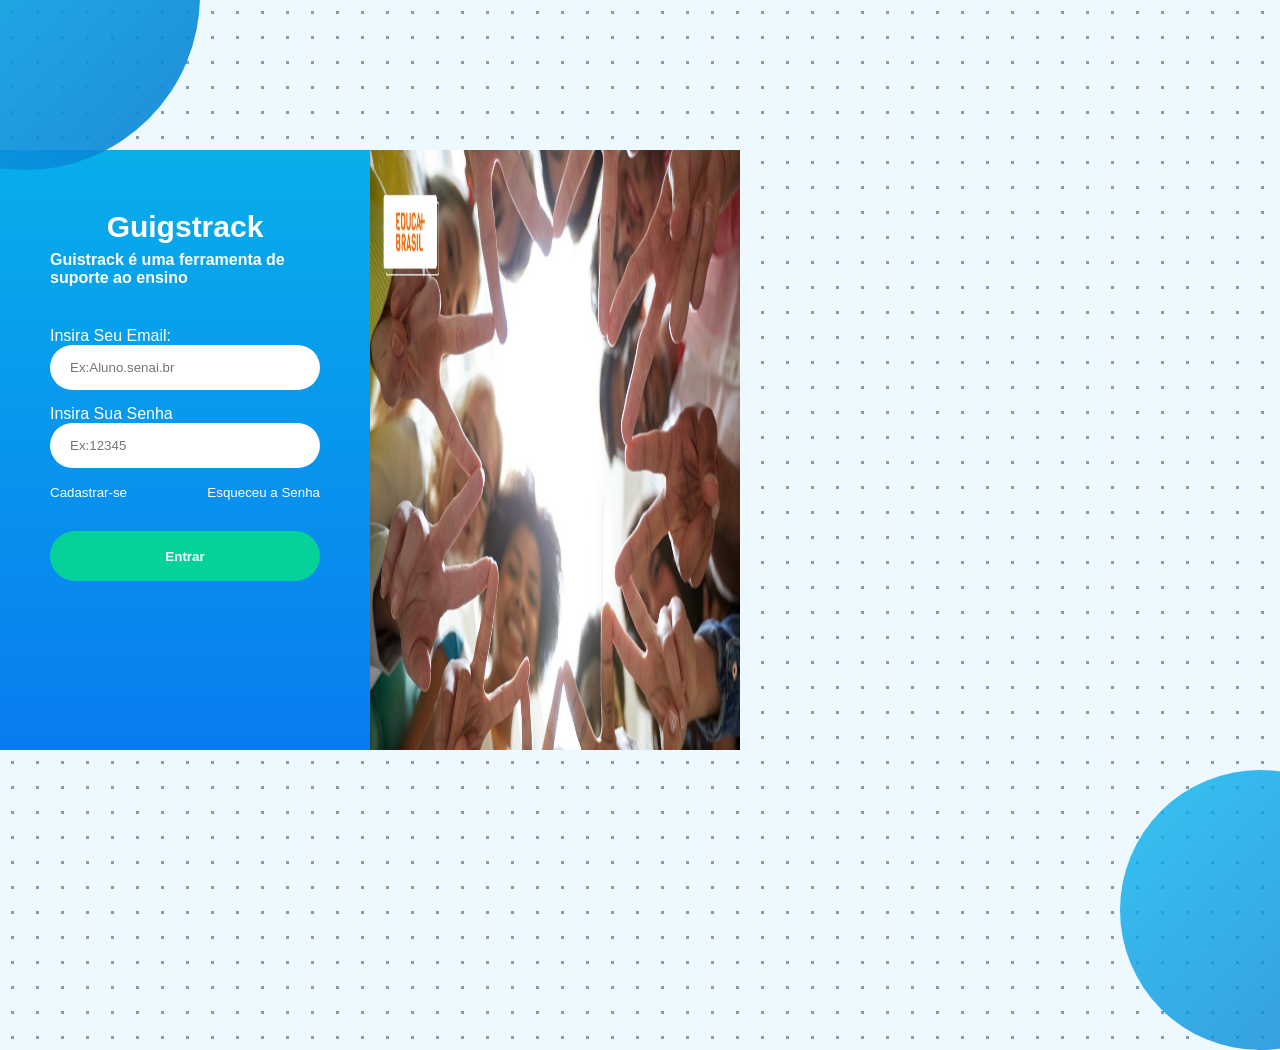
<file: EstruturaDoProjeto/index.html>
<!DOCTYPE html>
<html lang="pt-br">

<head>
    <meta charset="UTF-8">
    <meta name="viewport" content="width=device-width, initial-scale=1.0">
    <title>Guigstrack</title>
    <link rel="stylesheet" href="../EstruturaDoProjeto/CSS/login.css">
    <script src="../EstruturaDoProjeto/JS/login.js" defer></script>
</head>

<body>
    <div class="principal">

    </div>
    <div class="tudo">

        <div class="esquerdo">
            <div class="bloco">
                <div class="titulo">
                    <h1>Guigstrack</h1>
                    <div class="sub">
                        <h4>Guistrack é uma ferramenta de suporte ao ensino</h4>
                    </div>
                </div>

                <div class="dados">
                    <label for="">Insira Seu Email:</label><br>
                    <input type="email" placeholder="Ex:Aluno.senai.br" required><br>
                    
                    <label for="">Insira Sua Senha</label><br>
                    <input type="password" placeholder="Ex:12345" required> <br>
                </div>
                <div class="cadastrar">
                    
                    <a href="../EstruturaDoProjeto/cadastro.html"> <button>Cadastrar-se</button> </a>

                    <a href="../EstruturaDoProjeto/esqueceu.html"><button class="esqueceu">Esqueceu a Senha</button></a>
                    
                </div>
                
                <div class="entrar">
                    <a href="../EstruturaDoProjeto/dashboard.html"> <button>Entrar</button> <br> </a> 
                </div>

                
            </div>
        </div>
        <div class="direito">
            <img src="../imagem.jpg" alt="">
            
            
        </div>
</body>

</html>
</file>
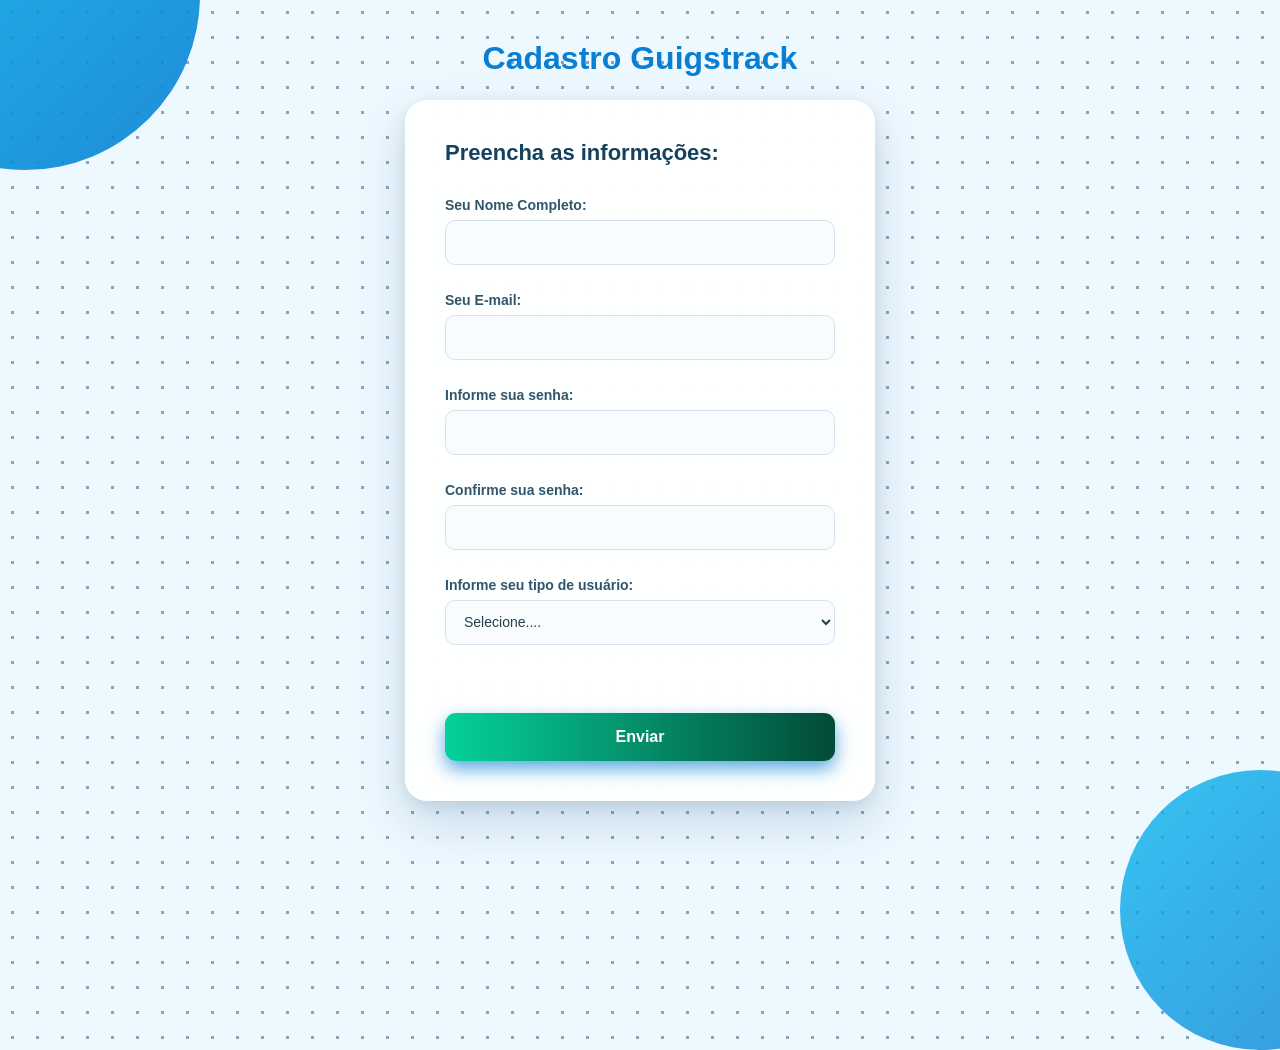
<file: EstruturaDoProjeto/cadastro.html>
<!DOCTYPE html>
<html lang="pt-br">

<head>
    <meta charset="UTF-8">
    <meta name="viewport" content="width=device-width, initial-scale=1.0">

    <title>Cadastro Guigstrack</title>

    <link rel="stylesheet" href="../EstruturaDoProjeto/CSS/cadastro.css">
    <script src="../EstruturaDoProjeto/JS/cadastro.js" defer></script>
</head>

<body>

    <h1>Cadastro Guigstrack</h1>

    <form id="formCadastro">

        <h2>Preencha as informações:</h2>

        <label for="Nome">Seu Nome Completo:</label><br>
        <input type="text" id="Nome"><br><br>

        <label for="email">Seu E-mail:</label><br>
        <input type="email" id="email"><br><br>

        <label for="senha">Informe sua senha:</label><br>
        <input type="password" id="senha"><br><br>

        <label for="confirmarSE">Confirme sua senha:</label><br>
        <input type="password" id="confirmarSE"><br><br>

        <label for="selecaoDeusuarios">
            Informe seu tipo de usuário:
        </label>
        <select id="selecaoDeusuarios">
            <option value="">Selecione....</option>
            <option value="aluno">Aluno</option>
            <option value="professor">Professor</option>
            <option value="coordenador">Coordenador</option>
        </select>

        <div id="professor"></div>
        <div id="aluno"></div>
        <div id="coordenador"></div>

        <button type="submit">Enviar</button>

    </form>

</body>

</html>
</file>
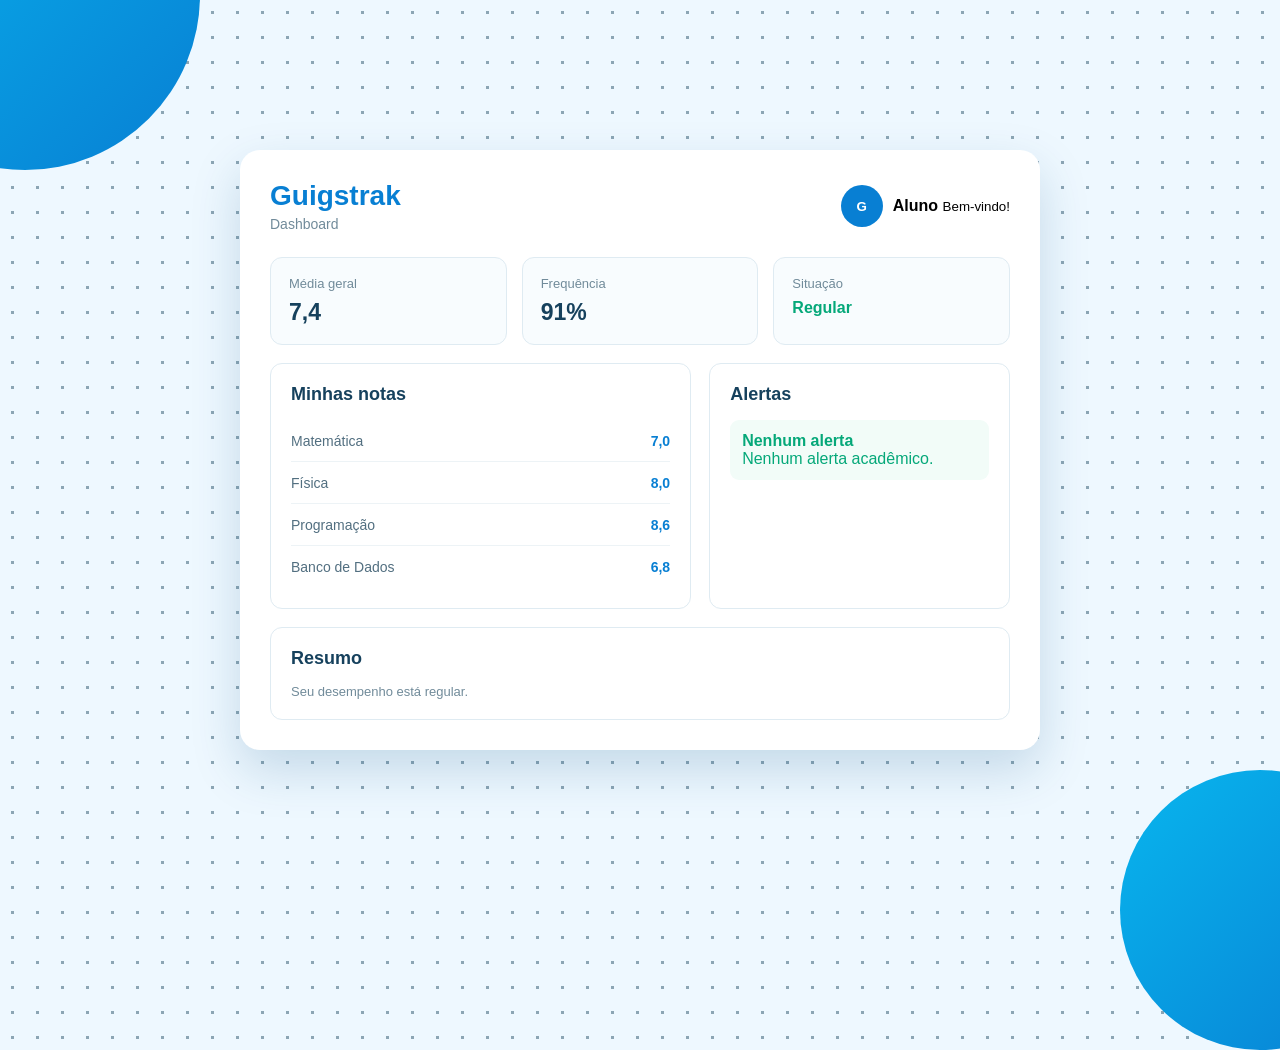
<file: EstruturaDoProjeto/dashboard.html>
<!DOCTYPE html>
<html lang="pt-BR">

<head>
    <meta charset="UTF-8">
    <meta name="viewport" content="width=device-width, initial-scale=1.0">
    <title>Guigstrak - Dashboard</title>
    <link rel="stylesheet" href="/EstruturaDoProjeto/CSS/dashboardaluno.css">
</head>

<body>

    <!-- Parte principal do dashboard -->
    <main class="dashboard">

        <!-- Cabeçalho da página -->
        <header>

            <!-- Título do sistema -->
            <div class="title">
                <h1>Guigstrak</h1>
                <p>Dashboard</p>
            </div>

            <!-- Área do perfil do usuário -->
            <div class="profile">

                <!-- Botão com a inicial do usuário -->
                <button class="avatar" id="profileBtn">G</button>

                <!-- Informações do usuário -->
                <div class="user">
                    <strong>Aluno</strong>
                    <small>Bem-vindo!</small>
                </div>

                <!-- Menu que aparece ao clicar no perfil -->
                <div class="profile-menu" id="profileMenu">

                    <!-- Botão para trocar de conta -->
                    <button id="changeAccount">
                        <span>↔</span>
                        Trocar de conta
                    </button>

                    <!-- Botão para sair da conta -->
                    <button id="logout">
                        <span>↪</span>
                        Sair
                    </button>

                </div>
            </div>
        </header>


        <!-- Área com os principais dados do aluno -->
        <section class="summary">

            <!-- Card da média geral -->
            <div class="card">
                <p>Média geral</p>
                <strong>7,4</strong>
            </div>

            <!-- Card da frequência -->
            <div class="card">
                <p>Frequência</p>
                <strong>91%</strong>
            </div>

            <!-- Card da situação do aluno -->
            <div class="card">
                <p>Situação</p>
                <strong class="regular">Regular</strong>
            </div>

        </section>


        <!-- Área com as notas e alertas -->
        <section class="content">

            <!-- Caixa com as notas -->
            <div class="box">

                <h2>Minhas notas</h2>

                <!-- Nota de Matemática -->
                <div class="nota">
                    <span>Matemática</span>
                    <strong>7,0</strong>
                </div>

                <!-- Nota de Física -->
                <div class="nota">
                    <span>Física</span>
                    <strong>8,0</strong>
                </div>

                <!-- Nota de Programação -->
                <div class="nota">
                    <span>Programação</span>
                    <strong>8,6</strong>
                </div>

                <!-- Nota de Banco de Dados -->
                <div class="nota">
                    <span>Banco de Dados</span>
                    <strong>6,8</strong>
                </div>

            </div>


            <!-- Caixa com os alertas -->
            <div class="box">

                <h2>Alertas</h2>

                <!-- Mensagem quando não existem alertas -->
                <div class="alert">
                    <div>
                        <strong>Nenhum alerta</strong>
                        <p>Nenhum alerta acadêmico.</p>
                    </div>
                </div>

            </div>

        </section>


        <!-- Caixa final com um resumo do desempenho -->
        <section class="box final">

            <h2>Resumo</h2>

            <p>Seu desempenho está regular.</p>

        </section>

    </main>

    <script src="/EstruturaDoProjeto/JS/dashboardaluno.js"></script>

</body>

</html>
</file>
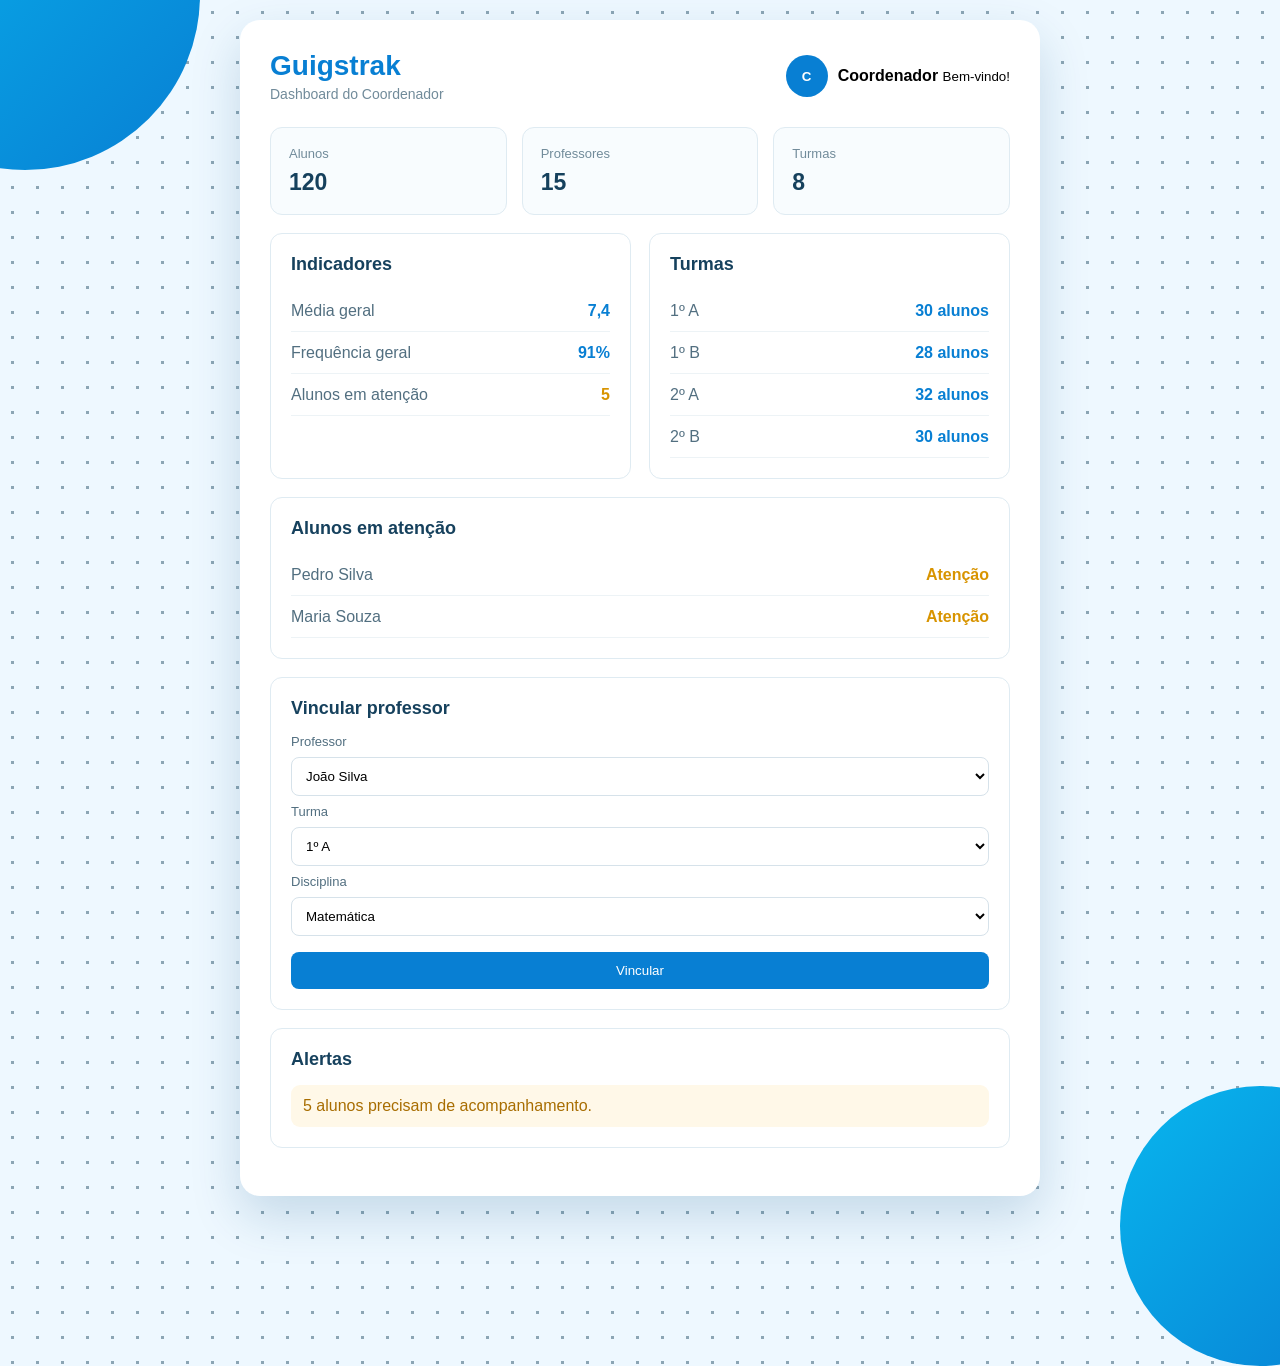
<file: EstruturaDoProjeto/dashboardCOO.html>
<!DOCTYPE html>
<html lang="pt-BR">

<head>
    <meta charset="UTF-8">
    <meta name="viewport" content="width=device-width, initial-scale=1.0">
    <title>Guigstrak - Coordenador</title>
    <link rel="stylesheet" href="/EstruturaDoProjeto/CSS/dashboardCOO.css">
</head>

<body>

    <main class="dashboard">

        <header>
            <div class="title">
                <h1>Guigstrak</h1>
                <p>Dashboard do Coordenador</p>
            </div>

            <div class="profile">
                <button class="avatar" id="profileBtn">C</button>

                <div class="user">
                    <strong>Coordenador</strong>
                    <small>Bem-vindo!</small>
                </div>

                <div class="profile-menu" id="profileMenu">
                    <button id="changeAccount">Trocar de conta</button>
                    <button id="logout">Sair</button>
                </div>
            </div>
        </header>

        <section class="summary">
            <div class="card">
                <p>Alunos</p>
                <strong>120</strong>
            </div>

            <div class="card">
                <p>Professores</p>
                <strong>15</strong>
            </div>

            <div class="card">
                <p>Turmas</p>
                <strong>8</strong>
            </div>
        </section>

        <section class="content">
            <div class="box">
                <h2>Indicadores</h2>

                <div class="info">
                    <span>Média geral</span>
                    <strong>7,4</strong>
                </div>

                <div class="info">
                    <span>Frequência geral</span>
                    <strong>91%</strong>
                </div>

                <div class="info">
                    <span>Alunos em atenção</span>
                    <strong class="attention">5</strong>
                </div>
            </div>

            <div class="box">
                <h2>Turmas</h2>

                <div class="item">
                    <span>1º A</span>
                    <strong>30 alunos</strong>
                </div>

                <div class="item">
                    <span>1º B</span>
                    <strong>28 alunos</strong>
                </div>

                <div class="item">
                    <span>2º A</span>
                    <strong>32 alunos</strong>
                </div>

                <div class="item">
                    <span>2º B</span>
                    <strong>30 alunos</strong>
                </div>
            </div>
        </section>

        <section class="box">
            <h2>Alunos em atenção</h2>

            <div class="student">
                <span class="student-name">
                    Pedro Silva
                    <span class="student-info">
                        Turma: 1º A<br>
                        Média: 4,5<br>
                        Frequência: 72%
                    </span>
                </span>

                <strong class="attention">Atenção</strong>
            </div>

            <div class="student">
                <span class="student-name">
                    Maria Souza
                    <span class="student-info">
                        Turma: 1º B<br>
                        Média: 5,2<br>
                        Frequência: 79%
                    </span>
                </span>

                <strong class="attention">Atenção</strong>
            </div>
        </section>

        <section class="box">
            <h2>Vincular professor</h2>

            <div class="form">
                <label for="teacher">Professor</label>

                <select id="teacher">
                    <option>João Silva</option>
                    <option>Maria Santos</option>
                    <option>Carlos Oliveira</option>
                </select>

                <label for="class">Turma</label>

                <select id="class">
                    <option>1º A</option>
                    <option>1º B</option>
                    <option>2º A</option>
                    <option>2º B</option>
                </select>

                <label for="subject">Disciplina</label>

                <select id="subject">
                    <option>Matemática</option>
                    <option>Física</option>
                    <option>Programação</option>
                    <option>Banco de Dados</option>
                </select>

                <button class="save" id="linkBtn">Vincular</button>
            </div>
        </section>

        <section class="box">
            <h2>Alertas</h2>

            <div class="alert">
                5 alunos precisam de acompanhamento.
            </div>
        </section>

    </main>

    <script src="/EstruturaDoProjeto/JS/dashboardCOO.js"></script>

</body>

</html>
</file>
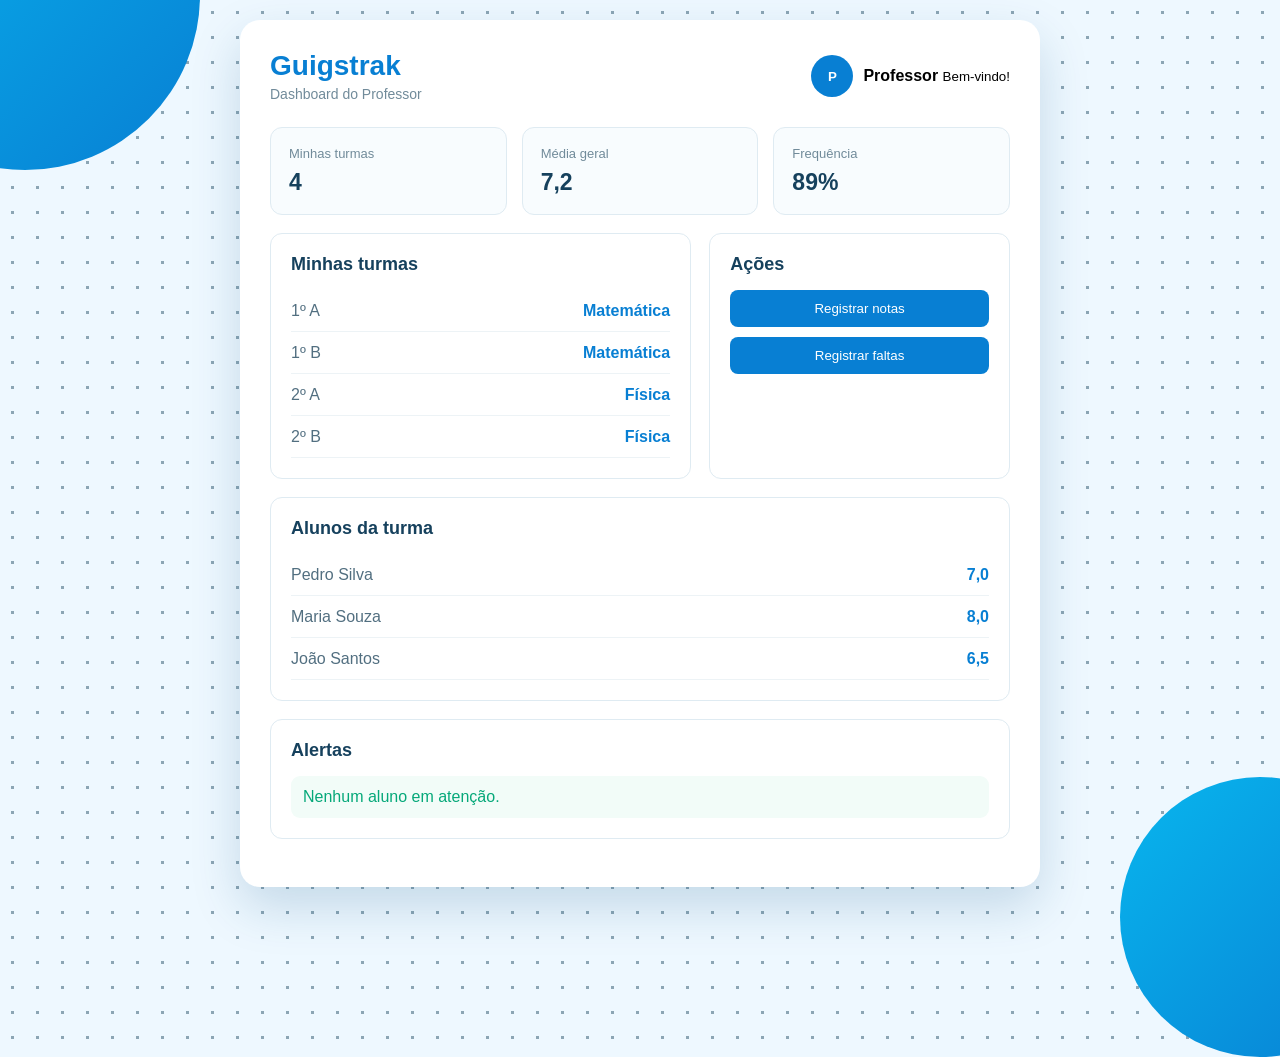
<file: EstruturaDoProjeto/dashboardprof.html>
<!DOCTYPE html>
<html lang="pt-BR">

<head>
    <meta charset="UTF-8">
    <meta name="viewport" content="width=device-width, initial-scale=1.0">

    <title>Guigstrak - Professor</title>

    <link rel="stylesheet" href="/EstruturaDoProjeto/CSS/dashboardprofessor.css">
</head>

<body>

    <main class="dashboard">

        <header>
            <div class="title">
                <h1>Guigstrak</h1>
                <p>Dashboard do Professor</p>
            </div>

            <div class="profile">
                <button class="avatar" id="profileBtn">P</button>

                <div class="user">
                    <strong>Professor</strong>
                    <small>Bem-vindo!</small>
                </div>

                <div class="profile-menu" id="profileMenu">
                    <button id="changeAccount">
                        Trocar de conta
                    </button>

                    <button id="logout">
                        Sair
                    </button>
                </div>
            </div>
        </header>
        
        <section class="summary">

            <div class="card">
                <p>Minhas turmas</p>
                <strong>4</strong>
            </div>

            <div class="card">
                <p>Média geral</p>
                <strong>7,2</strong>
            </div>

            <div class="card">
                <p>Frequência</p>
                <strong>89%</strong>
            </div>

        </section>

        <section class="content">

            <div class="box">
                <h2>Minhas turmas</h2>

                <div class="turma">
                    <span>1º A</span>
                    <strong>Matemática</strong>
                </div>

                <div class="turma">
                    <span>1º B</span>
                    <strong>Matemática</strong>
                </div>

                <div class="turma">
                    <span>2º A</span>
                    <strong>Física</strong>
                </div>

                <div class="turma">
                    <span>2º B</span>
                    <strong>Física</strong>
                </div>
            </div>

            <div class="box">
                <h2>Ações</h2>

                <button class="action" id="notesBtn">
                    Registrar notas
                </button>

                <button class="action" id="frequencyBtn">
                    Registrar faltas
                </button>
            </div>

        </section>

        <section class="box" id="notesArea">

            <h2>Registrar notas</h2>

            <div class="select-area">
                <label for="classSelect">Turma:</label>

                <select id="classSelect">
                    <option>1º A - Matemática</option>
                    <option>1º B - Matemática</option>
                    <option>2º A - Física</option>
                    <option>2º B - Física</option>
                </select>
            </div>

            <div class="student-input">
                <span>Pedro Silva</span>
                <input type="number" min="0" max="10" placeholder="Nota">
            </div>

            <div class="student-input">
                <span>Maria Souza</span>
                <input type="number" min="0" max="10" placeholder="Nota">
            </div>

            <div class="student-input">
                <span>João Santos</span>
                <input type="number" min="0" max="10" placeholder="Nota">
            </div>

            <button class="save" id="saveNotes">
                Salvar notas
            </button>

        </section>

        <section class="box" id="frequencyArea">

            <h2>Registrar faltas</h2>

            <div class="select-area">
                <label for="frequencyClass">
                    Turma:
                </label>

                <select id="frequencyClass">
                    <option>1º A - Matemática</option>
                    <option>1º B - Matemática</option>
                    <option>2º A - Física</option>
                    <option>2º B - Física</option>
                </select>
            </div>

            <div class="student-frequency">
                <span>Pedro Silva</span>

                <select>
                    <option>Presente</option>
                    <option>Falta</option>
                </select>
            </div>

            <div class="student-frequency">
                <span>Maria Souza</span>

                <select>
                    <option>Presente</option>
                    <option>Falta</option>
                </select>
            </div>

            <div class="student-frequency">
                <span>João Santos</span>

                <select>
                    <option>Presente</option>
                    <option>Falta</option>
                </select>
            </div>

            <button class="save" id="saveFrequency">
                Salvar frequência
            </button>

        </section>

        <section class="box students">

            <h2>Alunos da turma</h2>

            <div class="student">
                <span class="student-name">
                    Pedro Silva

                    <span class="student-info">
                        Turma: 1º A<br>
                        Média: 7,0<br>
                        Frequência: 92%
                    </span>
                </span>

                <strong>7,0</strong>
            </div>

            <div class="student">
                <span class="student-name">
                    Maria Souza

                    <span class="student-info">
                        Turma: 1º A<br>
                        Média: 8,0<br>
                        Frequência: 95%
                    </span>
                </span>

                <strong>8,0</strong>
            </div>

            <div class="student">
                <span class="student-name">
                    João Santos

                    <span class="student-info">
                        Turma: 1º A<br>
                        Média: 6,5<br>
                        Frequência: 81%
                    </span>
                </span>

                <strong>6,5</strong>
            </div>

        </section>

        <section class="box">

            <h2>Alertas</h2>

            <div class="alert">
                Nenhum aluno em atenção.
            </div>

        </section>

    </main>

    <script src="../EstruturaDoProjeto/JS/dashboardprofessor.js"></script>

</body>

</html>
</file>
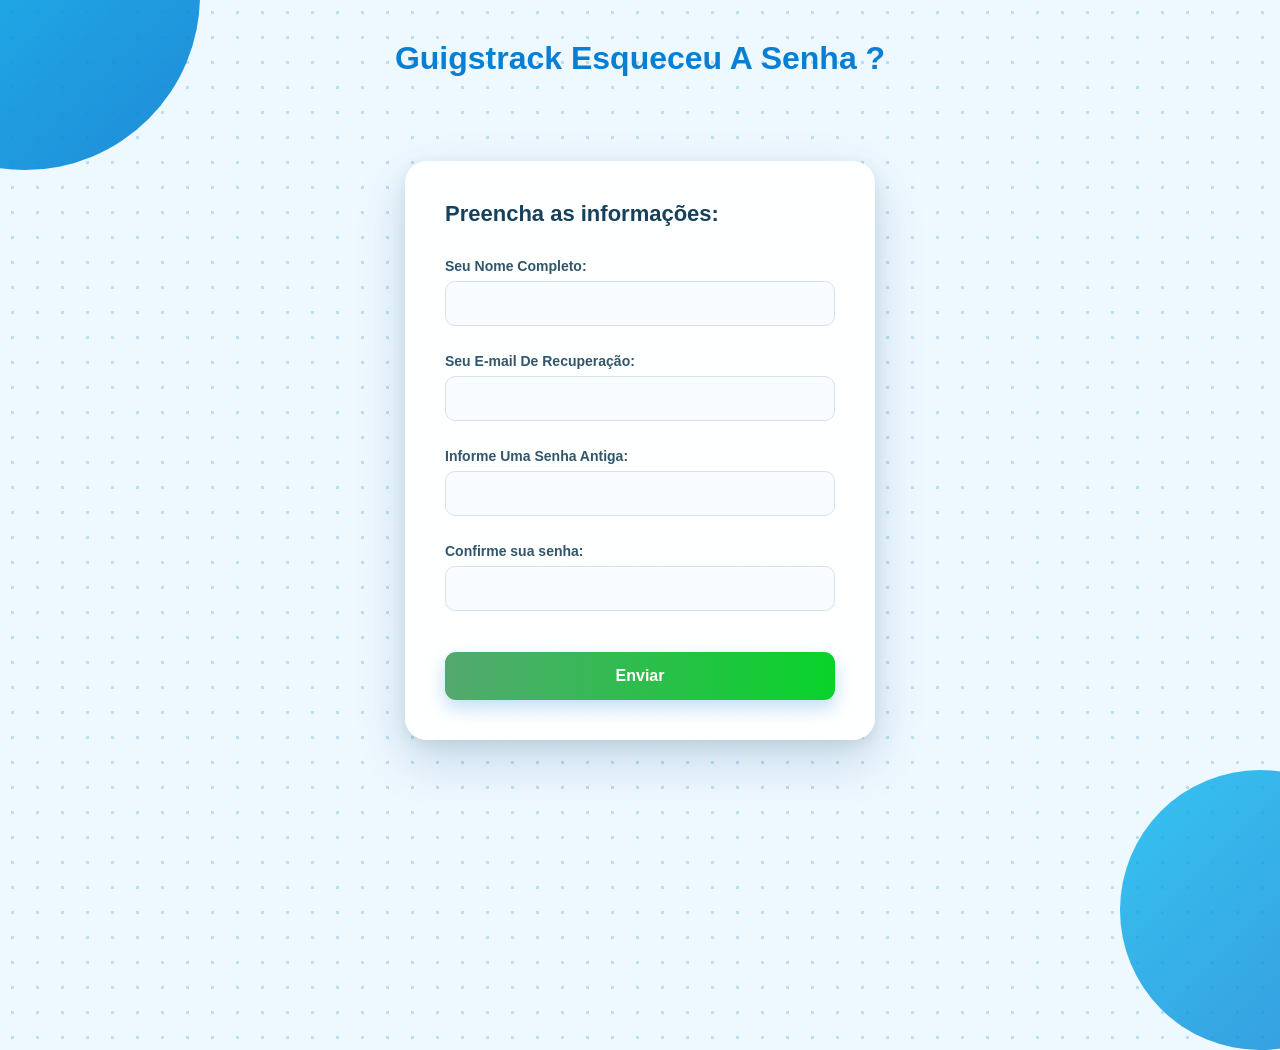
<file: EstruturaDoProjeto/esqueceu.html>
<!DOCTYPE html>
<html lang="pt-br">

<head>
    <meta charset="UTF-8">
    <meta name="viewport" content="width=device-width, initial-scale=1.0">

    <title>Esqueceu A Senha Guigstrack</title>

    <link rel="stylesheet" href="../EstruturaDoProjeto/CSS/esqueceu.css">
    <script src="../EstruturaDoProjeto/JS/esqueceu.js" defer></script>
</head>

<body>

    <h1>Guigstrack Esqueceu A Senha ?</h1>

    <form id="formCadastro">

        <h2>Preencha as informações:</h2>

        <label for="Nome">Seu Nome Completo:</label><br>
        <input type="text" id="Nome"><br><br>

        <label for="email">Seu E-mail De Recuperação:</label><br>
        <input type="email" id="email"><br><br>

        <label for="senha">Informe Uma Senha Antiga:</label><br>
        <input type="password" id="senha"><br><br>

        <label for="confirmarSE">Confirme sua senha:</label><br>
        <input type="password" id="confirmarSE"><br><br>
        
           
        <button type="submit">Enviar</button>

    </form>

</body>

</html>
</file>
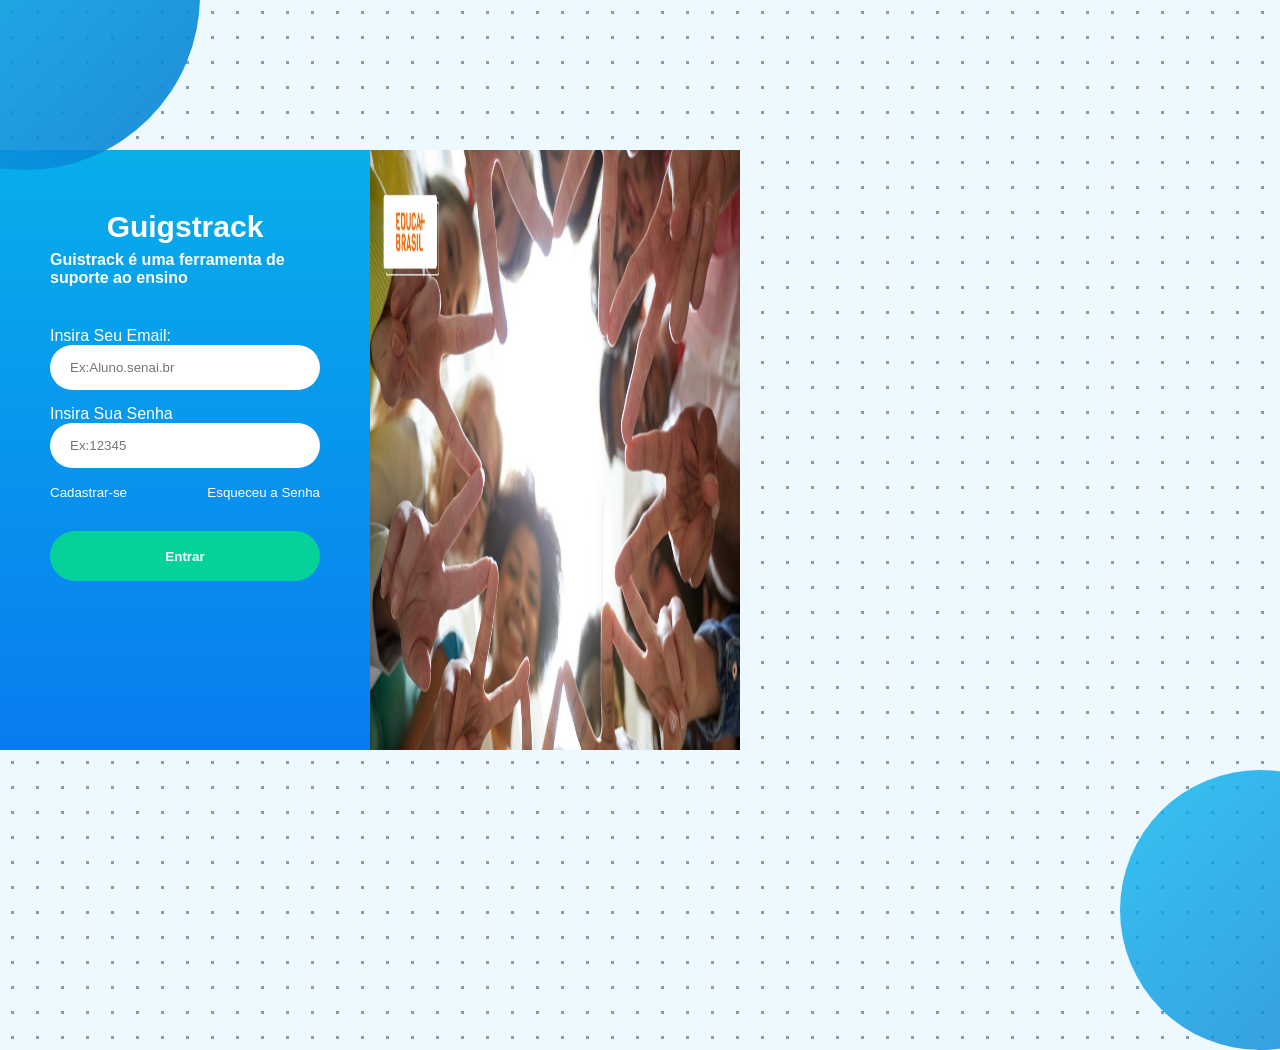
<file: EstruturaDoProjeto/login.html>
<!DOCTYPE html>
<html lang="pt-br">

<head>
    <meta charset="UTF-8">
    <meta name="viewport" content="width=device-width, initial-scale=1.0">
    <title>Guigstrack</title>
    <link rel="stylesheet" href="../EstruturaDoProjeto/CSS/login.css">
    <script src="../EstruturaDoProjeto/JS/login.js" defer></script>
</head>

<body>
    <div class="principal">

    </div>
    <div class="tudo">



        <div class="esquerdo">
            <div class="bloco">
                <div class="titulo">
                    <h1>Guigstrack</h1>
                    <div class="sub">
                        <h4>Guistrack é uma ferramenta de suporte ao ensino</h4>
                    </div>
                </div>


                <div class="dados">
                    <label for="">Insira Seu Email:</label required><br>
                    <input type="text" placeholder="Ex:Aluno.senai.br" required><br>

                    <label for="">Insira Sua Senha</label required><br>
                    <input type="text" placeholder="Ex:12345" required> <br>
                </div>
                <div class="cadastrar">

                    <a href="../EstruturaDoProjeto/cadastro.html"> <button>Cadastrar-se</button> </a>


                   <a href="../EstruturaDoProjeto/esqueceu.html"><button class="esqueceu">Esqueceu a Senha</button></a>
                    
                </div>



                <div class="entrar">
                    <a href="../EstruturaDoProjeto/dashboard.html"> <button>Entrar</button> <br> </a> 
                </div>
                 

            </div>
        </div>
        <div class="direito">
          <img src="../imagem.jpg" alt="">


        </div>
</body>

</html>
</file>
<file: EstruturaDoProjeto/CSS/login.css>
* {
    margin: 0;
    padding: 0;
    box-sizing: border-box;
}

body {
    min-height: 100vh;
    display: flex;
    justify-content: center;
    align-items: center;
    font-family: Arial, Helvetica, sans-serif;
    background-color: #eef8ff;
    background-image: radial-gradient( #05365277 1.5px, transparent 1.5px);
    background-size: 25px 25px;
    position: relative;
    overflow: hidden;
}


body::before {
    content: "";
    position: absolute;
    width: 350px;
    height: 350px;
    background: linear-gradient( 135deg, #08b6ee, #087fd3);
    border-radius: 50%;
    top: -180px;
    left: -150px;
    opacity: 0.9;
}

body::after {
    content: "";
    position: absolute;
    width: 280px;
    height: 280px;
    background: linear-gradient( 135deg, #08b6ee, #087fd3);
    border-radius: 50%;
    bottom: -150px;
    right: -120px;
    opacity: 0.8;
}


.tudo {
    width: 900px;
    height: 600px;
    margin: 70px auto;
    display: flex;
    margin-right: 540px;
    border-radius: 10px;
}

.esquerdo {
    width: 50%;
    background: linear-gradient(#08aeea, #087cf0);
    padding: 60px 50px;
}

.direito {
    width: 50%;
    background: white;
}
.direito img{
    width: 100%;
    height: 100%; 
}
.titulo {
    text-align: center;
    color: white;
    margin-bottom: 40px;
}

.titulo h1 {
    font-size: 30px;
}

.sub {
    color: white;
    text-align: left;
    margin-top: 7px;

}

.dados input {
    width: 100%;
    height: 45px;
    border: none;
    border-radius: 25px;
    padding: 0 20px;
    margin-bottom: 15px;
    outline: none;


}

label {
    color: white;
}

.cadastrar {
    display: flex;
    justify-content: space-between;
    margin-bottom: 30px;
}

.cadastrar button {
    background: none;
    border: none;
    color: white;
    cursor: pointer;
}
.cadastrar button:hover{
    background: none;
    border: none;
    color: green;
    cursor: pointer;
    font-size: large;
    
}
.entrar button {
    width: 100%;
    height: 50px;
    border: none;
    border-radius: 25px;
    background: #05d19b;
    color: white;
    font-weight: bold;
    cursor: pointer;
}
.entrar button:hover{
    border: none;
    border-radius: 25px;
    background: #05d19b;
    color: white;
    font-weight: bold;
    cursor: pointer;
    font-size: large;
    box-shadow: 0px 5px 15px white;
    transform: translateY(-4px);
}
@media (max-width: 800px) {
    .tudo {
        width: 90%;
    }

    .esquerdo {
        width: 100%;
    }

    .direito {
        display: none;
    }
}
</file>
<file: EstruturaDoProjeto/CSS/cadastro.css>
/* Configurações gerais */
* {
    margin: 0;
    padding: 0;
    box-sizing: border-box;
    font-family: 'Franklin Gothic Medium', 'Arial Narrow', Arial, sans-serif, cursive;
}

/* Fundo da página */
body {
    min-height: 100vh;
    display: flex;
    justify-content: center;
    align-items: center;
    font-family: Arial, Helvetica, sans-serif;
    background-color: #eef8ff;

    /* Bolinhas do fundo */
    background-image: radial-gradient(#06344e6c 1.5px, transparent 1.5px);
    background-size: 25px 25px;

    position: relative;
    overflow: hidden;
}

/* Bolinha azul do canto superior */
body::before {
    content: "";
    position: absolute;
    width: 350px;
    height: 350px;
    background: linear-gradient(135deg, #08b6ee, #087fd3);
    border-radius: 50%;
    top: -180px;
    left: -150px;
    opacity: 0.9;
}

/* Bolinha azul do canto inferior */
body::after {
    content: "";
    position: absolute;
    width: 280px;
    height: 280px;
    background: linear-gradient(135deg, #08b6ee, #087fd3);
    border-radius: 50%;
    bottom: -150px;
    right: -120px;
    opacity: 0.8;
}

/* Título */
h1 {
    position: absolute;
    top: 40px;
    left: 50%;
    transform: translateX(-50%);
    color: #087fd3;
    font-size: 32px;
    font-weight: 700;
    z-index: 2;
    white-space: nowrap;
}

/* Caixa do formulário */
form {
    position: relative;
    z-index: 1;
    width: 470px;
    max-height: 85vh;
    overflow-y: auto;
    padding: 40px;
    background: rgba(255, 255, 255, 0.97);
    border-radius: 22px;

    /* Sombra da caixa */
    box-shadow: 0 20px 50px rgba(0, 80, 130, 0.18), 
                0 5px 15px rgba(0, 0, 0, 0.08);
}

/* Título dentro do formulário */
h2 {
    margin-bottom: 30px;
    color: #16415d;
    font-size: 22px;
    font-weight: 600;
}

/* Textos dos campos */
label {
    display: inline-block;
    margin-bottom: 7px;
    color: #31566b;
    font-size: 14px;
    font-weight: 600;
}

/* Campos de texto e seleção */
input, select {
    width: 100%;
    height: 45px;
    padding: 0 14px;
    margin-bottom: 8px;
    border: 1px solid #d6e2ea;
    border-radius: 10px;
    background-color: #f9fcfe;
    color: #263f4c;
    font-size: 14px;
    outline: none;

    /* Efeito quando clica no campo */
    transition: border-color 0.2s, box-shadow 0.2s, background-color 0.2s;
}

/* Quando o campo está selecionado */
input:focus, select:focus {
    border-color: #08a8e8;
    background-color: white;
    box-shadow: 0 0 0 3px rgba(8, 168, 232, 0.12);
}

/* Faz o select mostrar a mão */
select {
    cursor: pointer;
}

/* Espaçamento dos campos que aparecem pelo JavaScript */
#professor, #aluno, #coordenador {
    margin-top: 10px;
    padding-top: 5px;
}

/* Botão */
button {
    width: 100%;
    height: 48px;
    margin-top: 15px;
    border: none;
    border-radius: 11px;
    background: linear-gradient(90deg, #05d19b, #034b38);
    color: white;
    font-size: 16px;
    font-weight: bold;
    cursor: pointer;

    /* Sombra do botão */
    box-shadow: 0 8px 18px rgba(8, 126, 211, 0.658);

    transition: transform 0.2s, box-shadow 0.2s;
}

/* Efeito quando passa o mouse no botão */
button:hover {
    transform: translateY(-2px);
    box-shadow:
        0 12px 22px rgb(8, 126, 211);
}

/* Efeito quando clica no botão */
button:active {
    transform: translateY(0);
}

/* Barra de rolagem do formulário */
form::-webkit-scrollbar {
    width: 6px;
}

form::-webkit-scrollbar-thumb {
    background: #b9ddec;
    border-radius: 10px;
}

/* Responsividade para telas menores */
@media (max-width: 600px) {

    body {
        padding: 20px;
    }

    /* Ajusta o título no celular */
    h1 {
        position: relative;
        top: auto;
        left: auto;
        transform: none;
        margin-bottom: 20px;
        font-size: 26px;
    }

    /* Ajusta o formulário */
    form {
        width: 100%;
        max-height: none;
        padding: 28px 22px;
        border-radius: 18px;
    }

    /* Diminui a bolinha de cima */
    body::before {
        width: 220px;
        height: 220px;
        top: -120px;
        left: -100px;
    }

    /* Diminui a bolinha de baixo */
    body::after {
        width: 200px;
        height: 200px;
        bottom: -110px;
        right: -100px;
    }
}
</file>
<file: EstruturaDoProjeto/CSS/dashboardaluno.css>
/* Configurações gerais */
* {
    margin: 0;
    padding: 0;
    box-sizing: border-box;
    font-family: Arial, sans-serif;
}

/* Fundo da página */
body {
    min-height: 100vh;
    display: flex;
    justify-content: center;
    align-items: center;
    padding: 20px;
    background: #eef8ff;

    /* Bolinhas do fundo */
    background-image: radial-gradient(#06344e6c 1.5px, transparent 1.5px);
    background-size: 25px 25px;

    position: relative;
    overflow: hidden;
}

/* Bolinha azul de cima */
body::before {
    content: "";
    position: absolute;
    width: 350px;
    height: 350px;
    background: linear-gradient(135deg, #08b6ee, #087fd3);
    border-radius: 50%;
    top: -180px;
    left: -150px;
}

/* Bolinha azul de baixo */
body::after {
    content: "";
    position: absolute;
    width: 280px;
    height: 280px;
    background: linear-gradient(135deg, #08b6ee, #087fd3);
    border-radius: 50%;
    bottom: -150px;
    right: -120px;
}

/* Caixa principal do dashboard */
.dashboard {
    position: relative;
    z-index: 1;
    width: 800px;
    padding: 30px;
    background: white;
    border-radius: 20px;

    /* Sombra do dashboard */
    box-shadow: 0 20px 50px #0050822e;
}

/* Cabeçalho */
header {
    display: flex;
    justify-content: space-between;
    align-items: center;
    margin-bottom: 25px;
}

.title h1 {
    color: #087fd3;
    font-size: 28px;
}

.title p {
    margin-top: 4px;
    color: #718b9a;
    font-size: 14px;
}

/* Área do perfil */
.profile {
    display: flex;
    align-items: center;
    gap: 10px;
    position: relative;
}

.avatar {
    width: 42px;
    height: 42px;
    border: none;
    border-radius: 50%;
    background: #087fd3;
    color: white;
    font-weight: bold;
    cursor: pointer;
}

/* Menu que aparece ao clicar no perfil */
.profile-menu {
    position: absolute;
    top: 52px;
    right: 0;
    width: 180px;
    padding: 7px;
    display: none;
    background: white;
    border: 1px solid #dfebf2;
    border-radius: 10px;
    box-shadow: 0 10px 30px #00508226;
    z-index: 10;
}

/* O JavaScript usa essa classe para mostrar o menu */
.profile-menu.open {
    display: block;
}

.profile-menu button {
    width: 100%;
    padding: 11px;
    border: none;
    background: white;
    color: #31566b;
    text-align: left;
    cursor: pointer;
}

/* Cards de média, frequência e situação */
.summary {
    display: flex;
    gap: 15px;
    margin-bottom: 18px;
}

.card {
    flex: 1;
    padding: 18px;
    background: #f8fcfe;
    border: 1px solid #dfebf2;
    border-radius: 12px;
}

.card p {
    margin-bottom: 8px;
    color: #718b9a;
    font-size: 13px;
}

.card strong {
    color: #16415d;
    font-size: 23px;
}

.card .regular {
    color: #05a879;
    font-size: 16px;
}

/* Área das notas e alertas */
.content {
    display: grid;
    grid-template-columns: 1.4fr 1fr;
    gap: 18px;
}

/* Caixas de conteúdo */
.box {
    padding: 20px;
    background: white;
    border: 1px solid #dfebf2;
    border-radius: 12px;
}

.box h2 {
    margin-bottom: 15px;
    color: #16415d;
    font-size: 18px;
}

/* Lista de notas */
.nota {
    height: 42px;
    display: flex;
    justify-content: space-between;
    align-items: center;
    border-bottom: 1px solid #edf3f6;
    color: #526f80;
    font-size: 14px;
}

.nota:last-child {
    border-bottom: none;
}

.nota strong {
    color: #087fd3;
}

/* Área de alerta */
.alert {
    padding: 12px;
    border-radius: 9px;
    background: #f2fcf8;
    color: #05a879;
}

/* Resumo final */
.final {
    margin-top: 18px;
}

.final p {
    color: #718b9a;
    font-size: 13px;
}

/* Responsividade */
@media (max-width: 650px) {

    body {
        padding: 12px;
        align-items: flex-start;
        overflow: auto;
    }

    .dashboard {
        width: 100%;
        padding: 20px;
    }

    /* Coloca os cards um abaixo do outro */
    .summary,
    .content {
        display: grid;
        grid-template-columns: 1fr;
    }
}

/* Ajuste para celulares pequenos */
@media (max-width: 430px) {

    .user {
        display: none;
    }

    .title h1 {
        font-size: 24px;
    }
}
</file>
<file: EstruturaDoProjeto/CSS/dashboardCOO.css>
/* Configurações gerais */
* {
    margin: 0;
    padding: 0;
    box-sizing: border-box;
    font-family: Arial, sans-serif;
}

/* Fundo da página */
body {
    min-height: 100vh;
    display: flex;
    justify-content: center;
    align-items: center;
    padding: 20px;
    background: #eef8ff;

    /* Bolinhas do fundo */
    background-image: radial-gradient(#06344e6c 1.5px, transparent 1.5px);
    background-size: 25px 25px;

    position: relative;
    overflow: hidden;
}

/* Bolinha azul de cima */
body::before {
    content: "";
    position: absolute;
    width: 350px;
    height: 350px;
    background: linear-gradient(135deg, #08b6ee, #087fd3);
    border-radius: 50%;
    top: -180px;
    left: -150px;
}

/* Bolinha azul de baixo */
body::after {
    content: "";
    position: absolute;
    width: 280px;
    height: 280px;
    background: linear-gradient(135deg, #08b6ee, #087fd3);
    border-radius: 50%;
    bottom: -150px;
    right: -120px;
}

/* Caixa principal */
.dashboard {
    position: relative;
    z-index: 1;
    width: 800px;
    padding: 30px;
    background: white;
    border-radius: 20px;

    /* Sombra do dashboard */
    box-shadow: 0 20px 50px #0050822e;
}

/* Cabeçalho */
header {
    display: flex;
    justify-content: space-between;
    align-items: center;
    margin-bottom: 25px;
}

.title h1 {
    color: #087fd3;
    font-size: 28px;
}

.title p {
    margin-top: 4px;
    color: #718b9a;
    font-size: 14px;
}

/* Perfil */
.profile {
    display: flex;
    align-items: center;
    gap: 10px;
    position: relative;
}

.avatar {
    width: 42px;
    height: 42px;
    border: none;
    border-radius: 50%;
    background: #087fd3;
    color: white;
    font-weight: bold;
    cursor: pointer;
}

/* Menu do perfil */
.profile-menu {
    position: absolute;
    top: 52px;
    right: 0;
    width: 180px;
    padding: 7px;
    display: none;
    background: white;
    border: 1px solid #dfebf2;
    border-radius: 10px;
    box-shadow: 0 10px 30px #00508226;
    z-index: 10;
}

.profile-menu.open {
    display: block;
}

.profile-menu button {
    width: 100%;
    padding: 11px;
    border: none;
    background: white;
    color: #31566b;
    text-align: left;
    cursor: pointer;
}

/* Cards com os indicadores */
.summary {
    display: flex;
    gap: 15px;
    margin-bottom: 18px;
}

.card {
    flex: 1;
    padding: 18px;
    background: #f8fcfe;
    border: 1px solid #dfebf2;
    border-radius: 12px;
}

.card p {
    margin-bottom: 8px;
    color: #718b9a;
    font-size: 13px;
}

.card strong {
    color: #16415d;
    font-size: 23px;
}

/* Área de informações */
.content {
    display: grid;
    grid-template-columns: 1fr 1fr;
    gap: 18px;
}

/* Caixas */
.box {
    padding: 20px;
    background: white;
    border: 1px solid #dfebf2;
    border-radius: 12px;
    margin-bottom: 18px;
}

.box h2 {
    margin-bottom: 15px;
    color: #16415d;
    font-size: 18px;
}

/* Informações gerais */
.info,
.item,
.student {
    min-height: 42px;
    display: flex;
    justify-content: space-between;
    align-items: center;
    border-bottom: 1px solid #edf3f6;
    color: #526f80;
}

.info strong,
.item strong {
    color: #087fd3;
}

/* Alunos em situação de atenção */
.attention {
    color: #d89400 !important;
}

/* Informações do aluno */
.student-name {
    position: relative;
    cursor: help;
}

.student-info {
    position: absolute;
    left: 0;
    bottom: 25px;
    width: 170px;
    padding: 10px;
    display: none;
    background: white;
    border: 1px solid #dfebf2;
    border-radius: 8px;
    box-shadow: 0 5px 15px #00508225;
    font-size: 12px;
    z-index: 5;
}

/* Mostra as informações ao passar o mouse */
.student-name:hover .student-info {
    display: block;
}

/* Área de vínculo */
.form {
    display: grid;
    gap: 8px;
}

.form label {
    color: #526f80;
    font-size: 13px;
}

.form select {
    padding: 10px;
    border: 1px solid #d6e2ea;
    border-radius: 8px;
    background: white;
}

/* Botão de salvar */
.save {
    margin-top: 8px;
    padding: 11px;
    border: none;
    border-radius: 8px;
    background: #087fd3;
    color: white;
    cursor: pointer;
}

.save:hover {
    background: #066fb9;
}

/* Área de alertas */
.alert {
    padding: 12px;
    border-radius: 9px;
    background: #fff8e8;
    color: #a86d00;
}

/* Responsividade */
@media (max-width: 650px) {

    body {
        padding: 12px;
        align-items: flex-start;
        overflow: auto;
    }

    .dashboard {
        width: 100%;
        padding: 20px;
    }

    /* Coloca os conteúdos um abaixo do outro */
    .summary,
    .content {
        display: grid;
        grid-template-columns: 1fr;
    }
}

@media (max-width: 430px) {

    .user {
        display: none;
    }

    .title h1 {
        font-size: 24px;
    }
}
</file>
<file: EstruturaDoProjeto/CSS/dashboardprofessor.css>
/* Configurações gerais */
* {
    margin: 0;
    padding: 0;
    box-sizing: border-box;
    font-family: Arial, sans-serif;
}

/* Fundo da página */
body {
    min-height: 100vh;
    display: flex;
    justify-content: center;
    align-items: center;
    padding: 20px;
    background: #eef8ff;

    /* Bolinhas do fundo */
    background-image: radial-gradient(#06344e6c 1.5px, transparent 1.5px);
    background-size: 25px 25px;

    position: relative;
    overflow: hidden;
}

/* Bolinha azul de cima */
body::before {
    content: "";
    position: absolute;
    width: 350px;
    height: 350px;
    background: linear-gradient(135deg, #08b6ee, #087fd3);
    border-radius: 50%;
    top: -180px;
    left: -150px;
}

/* Bolinha azul de baixo */
body::after {
    content: "";
    position: absolute;
    width: 280px;
    height: 280px;
    background: linear-gradient(135deg, #08b6ee, #087fd3);
    border-radius: 50%;
    bottom: -150px;
    right: -120px;
}

/* Caixa principal */
.dashboard {
    position: relative;
    z-index: 1;
    width: 800px;
    padding: 30px;
    background: white;
    border-radius: 20px;

    /* Sombra do dashboard */
    box-shadow: 0 20px 50px #0050822e;
}

/* Cabeçalho */
header {
    display: flex;
    justify-content: space-between;
    align-items: center;
    margin-bottom: 25px;
}

.title h1 {
    color: #087fd3;
    font-size: 28px;
}

.title p {
    margin-top: 4px;
    color: #718b9a;
    font-size: 14px;
}

/* Perfil */
.profile {
    display: flex;
    align-items: center;
    gap: 10px;
    position: relative;
}

.avatar {
    width: 42px;
    height: 42px;
    border: none;
    border-radius: 50%;
    background: #087fd3;
    color: white;
    font-weight: bold;
    cursor: pointer;
}

/* Menu do perfil */
.profile-menu {
    position: absolute;
    top: 52px;
    right: 0;
    width: 180px;
    padding: 7px;
    display: none;
    background: white;
    border: 1px solid #dfebf2;
    border-radius: 10px;
    box-shadow: 0 10px 30px #00508226;
    z-index: 10;
}

.profile-menu.open {
    display: block;
}

.profile-menu button {
    width: 100%;
    padding: 11px;
    border: none;
    background: white;
    color: #31566b;
    text-align: left;
    cursor: pointer;
}

/* Cards */
.summary {
    display: flex;
    gap: 15px;
    margin-bottom: 18px;
}

.card {
    flex: 1;
    padding: 18px;
    background: #f8fcfe;
    border: 1px solid #dfebf2;
    border-radius: 12px;
}

.card p {
    margin-bottom: 8px;
    color: #718b9a;
    font-size: 13px;
}

.card strong {
    color: #16415d;
    font-size: 23px;
}

/* Área principal */
.content {
    display: grid;
    grid-template-columns: 1.4fr 1fr;
    gap: 18px;
}

/* Caixas */
.box {
    padding: 20px;
    background: white;
    border: 1px solid #dfebf2;
    border-radius: 12px;
    margin-bottom: 18px;
}

.box h2 {
    margin-bottom: 15px;
    color: #16415d;
    font-size: 18px;
}

/* Lista de turmas e alunos */
.turma,
.student {
    min-height: 42px;
    display: flex;
    justify-content: space-between;
    align-items: center;
    border-bottom: 1px solid #edf3f6;
    color: #526f80;
}

.turma strong,
.student strong {
    color: #087fd3;
}

/* Botões de registrar */
.action {
    width: 100%;
    padding: 11px;
    margin-bottom: 10px;
    border: none;
    border-radius: 8px;
    background: #087fd3;
    color: white;
    cursor: pointer;
}

.action:hover {
    background: #066fb9;
}

/* Áreas abertas pelo JavaScript */
#notesArea,
#frequencyArea {
    display: none;
}

/* Campos para registrar notas */
.student-input,
.student-frequency {
    display: flex;
    justify-content: space-between;
    align-items: center;
    padding: 10px 0;
    border-bottom: 1px solid #edf3f6;
}

.student-input input {
    width: 70px;
    padding: 8px;
    border: 1px solid #d6e2ea;
    border-radius: 7px;
}

/* Seleção de presença */
.student-frequency select {
    padding: 7px;
    border: 1px solid #d6e2ea;
    border-radius: 7px;
}

/* Botão salvar */
.save {
    margin-top: 15px;
    padding: 10px 18px;
    border: none;
    border-radius: 8px;
    background: #087fd3;
    color: white;
    cursor: pointer;
}

/* Informações que aparecem ao passar o mouse */
.student-name {
    position: relative;
    cursor: help;
}

.student-info {
    position: absolute;
    left: 0;
    bottom: 25px;
    width: 170px;
    padding: 10px;
    display: none;
    background: white;
    border: 1px solid #dfebf2;
    border-radius: 8px;
    box-shadow: 0 5px 15px #00508225;
    font-size: 12px;
    z-index: 5;
}

/* Mostra as informações do aluno */
.student-name:hover .student-info {
    display: block;
}

/* Alerta */
.alert {
    padding: 12px;
    border-radius: 9px;
    background: #f2fcf8;
    color: #05a879;
}

/* Responsividade */
@media (max-width: 650px) {

    body {
        padding: 12px;
        align-items: flex-start;
        overflow: auto;
    }

    .dashboard {
        width: 100%;
        padding: 20px;
    }

    /* Organiza tudo em uma coluna no celular */
    .summary,
    .content {
        display: grid;
        grid-template-columns: 1fr;
    }
}

@media (max-width: 430px) {

    .user {
        display: none;
    }

    .title h1 {
        font-size: 24px;
    }
}
</file>
<file: EstruturaDoProjeto/CSS/esqueceu.css>
* {
    margin: 0;
    padding: 0;
    box-sizing: border-box;
}

body {
    min-height: 100vh;
    display: flex;
    justify-content: center;
    align-items: center;
    font-family: Arial, Helvetica, sans-serif;
    background-color: #eef8ff;
    /* bolinhas */
    background-image: radial-gradient( #b8dff5 1.5px, transparent 1.5px);
    background-size: 25px 25px;
    position: relative;
    overflow: hidden;
}

body::before {
    content: "";
    position: absolute;
    width: 350px;
    height: 350px;
    background: linear-gradient( 135deg, #08b6ee, #087fd3);
    border-radius: 50%;
    top: -180px;
    left: -150px;
    opacity: 0.9;
}

body::after {
    content: "";
    position: absolute;
    width: 280px;
    height: 280px;
    background: linear-gradient( 135deg, #08b6ee, #087fd3);
    border-radius: 50%;
    bottom: -150px;
    right: -120px;
    opacity: 0.8;
}

h1 {
    position: absolute;
    top: 40px;
    left: 50%;
    transform: translateX(-50%);
    color: #087fd3;
    font-size: 32px;
    font-weight: 700;
    z-index: 2;
    margin-bottom: 20px;
    
}

form {
    position: relative;
    z-index: 1;
    width: 470px;
    max-height: 85vh;
    overflow-y: auto;
    padding: 40px;
    background: rgba(255, 255, 255, 0.97);
    border-radius: 22px;
    box-shadow: 0 20px 50px rgba(0, 80, 130, 0.18), 0 5px 15px rgba(0, 0, 0, 0.08);
}

h2 {
    margin-bottom: 30px;
    color: #16415d;
    font-size: 22px;
    font-weight: 600;
}

label {
    display: inline-block;
    margin-bottom: 7px;
    color: #31566b;
    font-size: 14px;
    font-weight: 600;
}

input, select {
    width: 100%;
    height: 45px;
    padding: 0 14px;
    margin-bottom: 8px;
    border: 1px solid #d6e2ea;
    border-radius: 10px;
    background-color: #f9fcfe;
    color: #263f4c;
    font-size: 14px;
    outline: none;
    transition: border-color 0.2s, box-shadow 0.2s, background-color 0.2s;
}

input:focus, select:focus {
    border-color: #08a8e8;
    background-color: white;
    box-shadow: 0 0 0 3px rgba(8, 168, 232, 0.12);
}

select {
    cursor: pointer;
}

#professor, #aluno, #coordenador {
    margin-top: 10px;
    padding-top: 5px;
}

button {
    width: 100%;
    height: 48px;
    margin-top: 15px;
    border: none;
    border-radius: 11px;
    background: linear-gradient( 90deg,#54a870, #08d32a);
    color: white;
    font-size: 16px;
    font-weight: bold;
    cursor: pointer;
    box-shadow: 0 8px 18px rgba(8, 127, 211, 0.25);
    transition: transform 0.2s, box-shadow 0.2s;
}

button:hover {
    transform: translateY(-2px);
    box-shadow:
        0 12px 22px rgba(8, 127, 211, 0.30);
}
.voltar button{
    background: none;
    border: none;
    color: black;
    cursor: pointer;
}
.voltar button:hover{
    background: none;
    border: none;
    color: green;
    cursor: pointer;
    font-size: large;
}
button:active {
    transform: translateY(0);
}

form::-webkit-scrollbar {
    width: 6px;
}

form::-webkit-scrollbar-thumb {
    background: #b9ddec;
    border-radius: 10px;
}

@media (max-width: 600px) {
    body {
        padding: 20px;
    }

    h1 {
        position: relative;
        top: auto;
        left: auto;
        transform: none;
        margin-bottom: 20px;
        font-size: 26px;
    }

    form {
        width: 100%;
        max-height: none;
        padding: 28px 22px;
        border-radius: 18px;
    }

    body::before {
        width: 220px;
        height: 220px;
        top: -120px;
        left: -100px;
    }

    body::after {
        width: 200px;
        height: 200px;
        bottom: -110px;
        right: -100px;
    }
}
</file>
